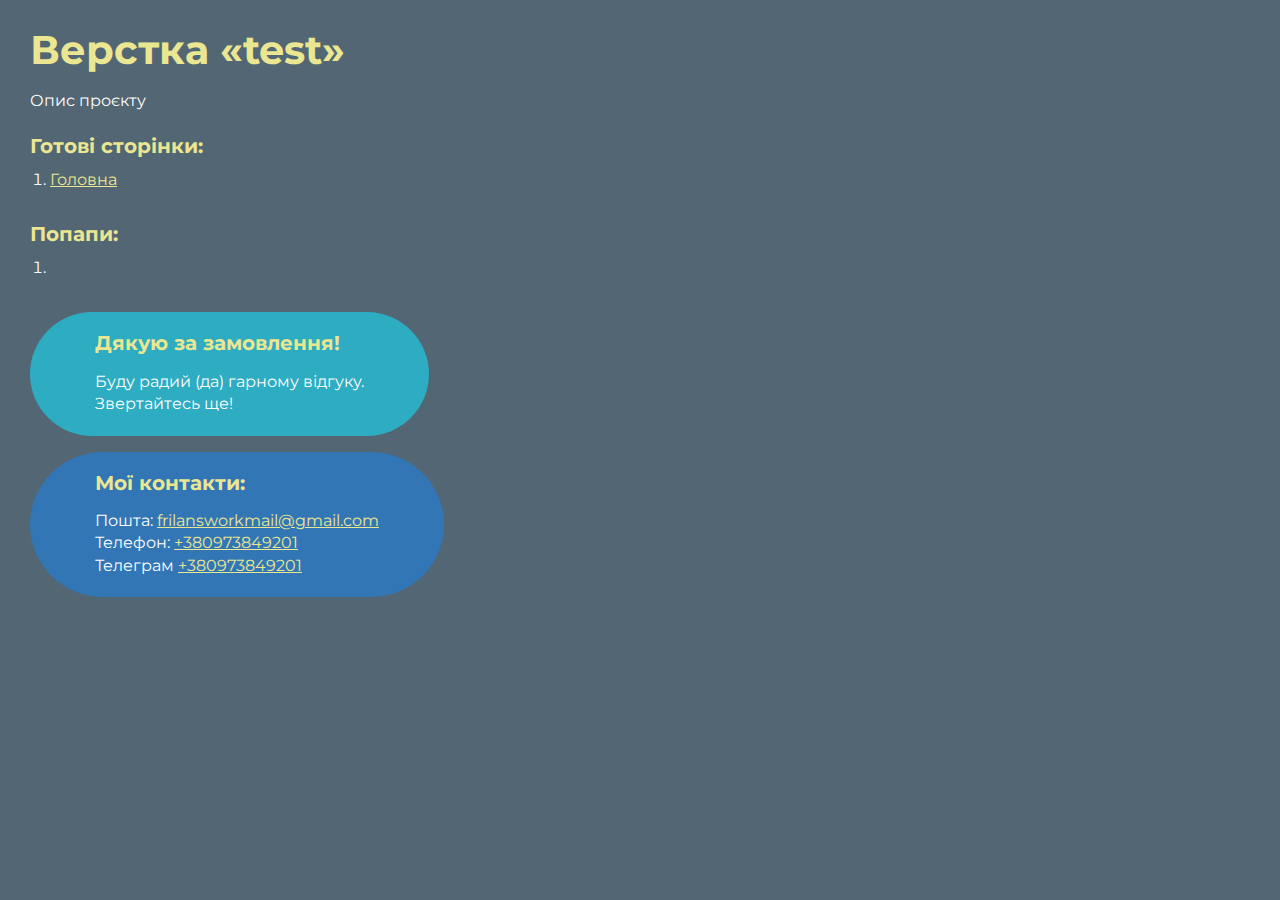
<file: index.html>
<!DOCTYPE html>
<html>

<head>
	<meta charset="UTF-8">
	<meta name="viewport" content="width=device-width, initial-scale=1.0">
	<title>Верстка «test»</title>
</head>

<body>
	<div class="rootpage">
		<h1>Верстка «test»</h1>
		<div class="rootpage__info">
			Опис проєкту
		</div>
		<h2>Готові сторінки:</h2>
		<ol class="rootpage__list">
			<li><a target="_blank" href="home.html">Головна</a></li>
		</ol>
		<h2>Попапи:</h2>
		<ol class="rootpage__list">
			<li><a target="_blank" href="home.html#"></a></li>
		</ol>
		<div class="rootpage__tnx">
			<h2>Дякую за замовлення!</h2>
			<p>Буду радий (да) гарному відгуку.</p>
			<p>Звертайтесь ще!</p>
		</div>
		<div class="rootpage__contacts">
			<h2>Мої контакти:</h2>
			<p>Пошта: <a href="mailto:frilansworkmail@gmail.com">frilansworkmail@gmail.com</a></p>
			<p>Телефон: <a href="tel:+380973849201">+380973849201</a></p>
			<p>Телеграм <a href="tel:+380973849201">+380973849201</a></p>
		</div>
	</div>
</body>
<style>
	@charset "UTF-8";
	@import url("https://fonts.googleapis.com/css?family=Montserrat:regular,700&display=swap");

	*,
	*::before,
	*::after {
		padding: 0px;
		margin: 0px;
		border: 0px;
		box-sizing: border-box;
	}

	html,
	body {
		height: 100%;
		margin: 0;
		padding: 0;
		min-width: 320px;
		width: 100%;
		color: #fff;
		background-color: #536673;
	}

	body {
		font-family: Montserrat;
		font-size: 100%;
		line-height: 1;
		font-size: 1rem;
	}

	a {
		text-decoration: underline;
		color: #ebe691
	}

	a:visited {
		text-decoration: underline;
		color: #aaa768;
	}

	a:hover {
		text-decoration: none;
	}

	ul li {
		list-style: none;
	}

	img {
		vertical-align: top;
	}

	.wrapper {
		width: 100%;
		min-height: 100%;
		overflow: hidden;
	}

	.rootpage {
		padding: 30px;
		display: flex;
		flex-direction: column;
		align-items: flex-start;
	}

	@media (max-width: 767px) {
		.rootpage {
			padding: 30px 15px;
		}
	}

	h1 {
		color: #ebe691;
		font-size: 2.5rem;
		margin: 0px 0px 1.25rem 0px;
	}

	@media (max-width: 767px) {
		h1 {
			font-size: 1.85rem;
			margin: 0px 0px 1.25rem 0px;
		}
	}

	h2 {
		color: #ebe691;
		font-size: 1.25rem;
		margin: 0px 0px 1rem 0px;
	}

	@media (max-width: 767px) {
		h2 {
			font-size: 1.125rem;
			margin: 0px 0px 1rem 0px;
		}
	}

	.rootpage__info {
		line-height: 140%;
		margin: 0px 0px 1.5rem 0px;
	}

	.rootpage__list {
		margin: 0px 0px 2.25rem 1.25rem;
	}

	.rootpage__list li:not(:last-child) {
		margin: 0px 0px 15px 0px;
	}

	.rootpage__contacts,
	.rootpage__tnx {
		border-radius: 200px;
		padding: 20px 65px;
		line-height: 140%;
	}

	@media (max-width: 767px) {

		.rootpage__contacts,
		.rootpage__tnx {
			border-radius: 40px;
			padding: 20px;
		}
	}

	.rootpage__contacts {
		background: #3276b5;

	}

	.rootpage__contacts a {
		color: #ebe691;
	}

	.rootpage__tnx {
		background: #2dacc2;
		margin: 0px 0px 1rem 0px;
	}
</style>

</html>
</file>
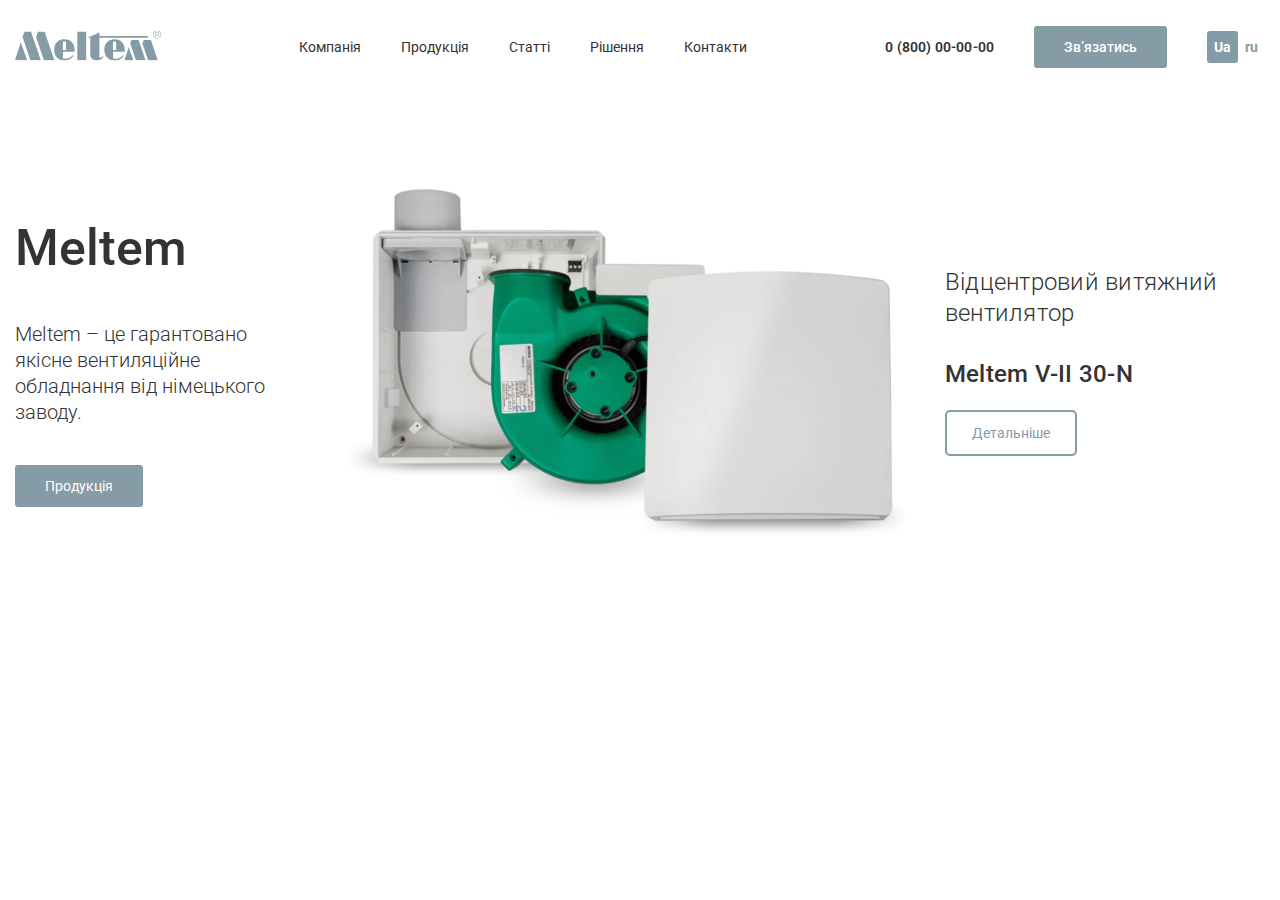
<file: home.html>
<!DOCTYPE html>
<html lang="en">

<head>
	<title>HomePage</title>
	<meta charset="UTF-8">
	<meta name="format-detection" content="telephone=no">
	<!-- <style>body{opacity: 0;}</style> -->
	<link rel="stylesheet" href="css/style.min.css?_v=20230623140534">
	<link rel="shortcut icon" href="favicon.ico">
	<!-- <meta name="robots" content="noindex, nofollow"> -->
	<meta name="viewport" content="width=device-width, initial-scale=1.0">
</head>

<body>

	<div class="wrapper">

		<header class="header">
			<div class="header__container">
				<div class="header__wrapper">
					<a class="header__logo" href="../home.html">
						<svg width="146" height="31" viewBox="0 0 146 31" fill="none" xmlns="http://www.w3.org/2000/svg">
							<g clip-path="url(#clip0_374_118)">
								<g clip-path="url(#clip1_374_118)">
									<path d="M71.1524 1.69922H62.3076V30.1598H71.1524V1.69922Z" fill="#859BA6" />
									<path d="M5.73176 12.3196L0 30.157H12.1725L5.73176 12.3196Z" fill="#859BA6" />
									<path d="M7.53711 7.02607L9.37696 1.68652H16.0648L25.8283 30.1573H15.4283L7.53711 7.02607Z" fill="#859BA6" />
									<path d="M21.1221 6.9547L22.9619 1.68628H29.6149L39.3808 30.1571H28.9433L21.1221 6.9547Z" fill="#859BA6" />
									<path d="M138.131 4.54657C138.131 -0.848857 146 -0.848857 146 4.54657C146 9.942 138.131 9.942 138.131 4.54657ZM145.555 4.54657C145.555 -0.287468 138.578 -0.287468 138.578 4.54657C138.578 9.38061 145.555 9.39077 145.555 4.54657ZM143.933 6.79975V6.85563H143.423L142.13 5.18925H140.934V6.85563H140.467V2.26037H142.242C143.124 2.26037 143.783 2.81922 143.783 3.73116C143.783 4.4729 143.316 5.01905 142.612 5.13082L143.933 6.79721V6.79975ZM140.932 4.77011H142.212C142.832 4.77011 143.313 4.39162 143.313 3.7337C143.313 3.11643 142.832 2.69729 142.212 2.69729H140.932V4.77011Z" fill="#859BA6" />
									<path d="M113.684 17.2146L109.473 30.157H118.352L113.684 17.2146Z" fill="#859BA6" />
									<path d="M115.204 13.5796L116.477 9.88354H123.624L130.56 30.157H120.936L115.204 13.5796Z" fill="#859BA6" />
									<path d="M127.412 13.5061L128.755 9.88379H135.902L142.768 30.1573H133.074L127.412 13.5061Z" fill="#859BA6" />
									<path d="M59.8311 21.716C59.8311 21.716 60.7748 9.1876 49.5709 9.1876C49.5709 9.1876 39.2158 8.56271 39.2158 20.108C39.2158 20.108 38.9062 30.5 49.5334 30.5C49.5334 30.5 55.9392 30.4772 58.4631 25.7244L57.5569 25.1453C57.5569 25.1453 55.1778 28.7371 49.8879 28.7371C49.8879 28.7371 48.3526 28.6863 47.9283 28.5949L47.9432 21.716H59.8311ZM47.8134 20.0242V12.9903C47.8134 12.3781 48.1779 11.2731 49.4635 11.2731C50.6194 11.2731 50.9963 12.4137 50.9963 13.0259V20.0216H47.8109L47.8134 20.0242Z" fill="#859BA6" />
									<path d="M109.992 21.716C109.992 21.716 110.936 9.1876 99.732 9.1876C99.732 9.1876 89.3769 8.56271 89.3769 20.108C89.3769 20.108 89.0674 30.5 99.6946 30.5C99.6946 30.5 106.1 30.4772 108.624 25.7244L107.718 25.1453C107.718 25.1453 105.339 28.7371 100.049 28.7371C100.049 28.7371 98.5138 28.6863 98.0894 28.5949L98.1044 21.716H109.992ZM97.9745 20.0242V12.9903C97.9745 12.3781 98.339 11.2731 99.6247 11.2731C100.781 11.2731 101.157 12.4137 101.157 13.0259V20.0216H97.9721L97.9745 20.0242Z" fill="#859BA6" />
									<path d="M72.4033 7.81847L84.421 2.53735V5.98189H132.771V7.81847H84.421V26.324C84.421 26.324 84.4735 27.6932 85.6243 27.6932C86.7751 27.6932 87.8012 26.1258 87.8012 26.1258L88.5176 26.8549C88.5176 26.8549 87.1122 30.5001 81.9096 30.5001C76.7071 30.5001 75.2767 26.8269 75.2767 24.3248V7.81847H72.4058H72.4033Z" fill="#859BA6" />
								</g>
							</g>
							<defs>
								<clipPath id="clip0_374_118">
									<rect width="146" height="30" fill="white" transform="translate(0 0.5)" />
								</clipPath>
								<clipPath id="clip1_374_118">
									<rect width="146" height="30" fill="white" transform="translate(0 0.5)" />
								</clipPath>
							</defs>
						</svg>
					</a>
					<div class="header__menu menu">
						<nav class="header__nav">
							<ul class="header__list">
								<li class="header__item"><a class="header__link" href="#">Компанія</a></li>
								<li class="header__item"><a class="header__link" href="#">Продукція</a></li>
								<li class="header__item"><a class="header__link" href="#">Статті</a></li>
								<li class="header__item"><a class="header__link" href="#">Рішення</a></li>
								<li class="header__item"><a class="header__link" href="#">Контакти</a></li>
							</ul>
						</nav>
					</div>
					<ul class="header-contanct header-contanct__menu">
						<li class="header-contanct__item">
							<a class="header-contanct__link" href="#">0 (800) 00-00-00</a>
						</li>
						<li class="header-contanct__item">
							<a class="header-contanct__btn btn" href="#">Зв’язатись</a>
						</li>
						<li class="header-contanct__item">
							<ul class="header-contact-lang header-contact__lang">
								<li class="header-contact-lang__item">
									<a class="header-contact-lang__link --active-lang" href="#">Ua</a>
								</li>
								<li class="header-contact-lang__item">
									<a class="header-contact-lang__link" href="#">ru</a>
								</li>
							</ul>
						</li>
						<button class="menu__icon icon-menu" type="button"><span></span></button>
					</ul>
				</div>
			</div>
		</header>


		<main class="page">
			<section class="hero">
				<div class="hero__container">
					<div class="hero__wrapper">
						<div class="hero__about">
							<h1 class="hero__title">Meltem</h1>
							<p class="hero__text">Meltem – це гарантовано якісне вентиляційне обладнання
								від німецького заводу.</p>
							<button class="hero__btn btn">Продукція</button>
						</div>
						<div class="hero__img">
							<picture><source srcset="img/hero-img.webp" type="image/webp"><img src="img/hero-img.png" alt="" width="560"></picture>
						</div>
						<div class="hero__content">
							<h3 class="hero__subtitle">Відцентровий витяжний вентилятор</h3>
							<h2 class="hero__lable">Meltem V-II 30-N</h2>
							<button class="hero__btn--accent">Детальніше</button>
						</div>
					</div>
				</div>
			</section>
		</main>
		<footer class="footer">
			<div class="footer__container">
			</div>
		</footer>
	</div>

	<script src="js/app.min.js?_v=20230623140534"></script>
</body>

</html>
</file>
<file: css/style.min.css>
@charset "UTF-8";@import url(https://fonts.googleapis.com/css?family=Roboto:100,100italic,300,300italic,regular,italic,500,500italic,700,700italic,900,900italic&display=swap);*{padding:0;margin:0;border:0}*,:after,:before{-webkit-box-sizing:border-box;box-sizing:border-box}body,html{height:100%;min-width:320px}body{color:#333;line-height:1;font-family:Roboto;font-size:.875rem;-ms-text-size-adjust:100%;-moz-text-size-adjust:100%;-webkit-text-size-adjust:100%;-webkit-font-smoothing:antialiased;-moz-osx-font-smoothing:grayscale}button,input,textarea{font-family:Roboto;font-size:inherit}button{cursor:pointer;color:inherit;background-color:transparent}a{color:inherit;text-decoration:none}ul li{list-style:none}img{vertical-align:top}h1,h2,h3,h4,h5,h6{font-weight:inherit;font-size:inherit}.lock body{overflow:hidden;-ms-touch-action:none;touch-action:none;-ms-scroll-chaining:none;overscroll-behavior:none}.wrapper{min-height:100%;display:-webkit-box;display:-ms-flexbox;display:flex;-webkit-box-orient:vertical;-webkit-box-direction:normal;-ms-flex-direction:column;flex-direction:column;overflow:hidden}@supports (overflow:clip){.wrapper{overflow:clip}}.wrapper>main{-webkit-box-flex:1;-ms-flex:1 1 auto;flex:1 1 auto}.wrapper>*{min-width:0}[class*=__container]{max-width:84.375rem;margin:0 auto;padding:0 .9375rem}body::after{content:"";background-color:rgba(0,0,0,.5);position:fixed;width:100%;height:100%;top:0;left:0;opacity:0;-webkit-transition:opacity .8s ease 0s;-o-transition:opacity .8s ease 0s;transition:opacity .8s ease 0s;pointer-events:none;z-index:149}.popup-show body::after{opacity:1}.popup{position:fixed;top:0;left:0;bottom:0;right:0;padding:30px 10px;-webkit-transition:visibility .8s ease 0s;-o-transition:visibility .8s ease 0s;transition:visibility .8s ease 0s;visibility:hidden;pointer-events:none}.popup_show{z-index:150;visibility:visible;overflow:auto;pointer-events:auto}.popup_show .popup__content{visibility:visible;-webkit-transform:scale(1);-ms-transform:scale(1);transform:scale(1)}.popup__wrapper{display:-webkit-box;display:-ms-flexbox;display:flex;-webkit-box-orient:vertical;-webkit-box-direction:normal;-ms-flex-direction:column;flex-direction:column;-webkit-box-align:center;-ms-flex-align:center;align-items:center;min-height:100%;-webkit-box-flex:1;-ms-flex:1 1 auto;flex:1 1 auto;width:100%;display:flex;-webkit-box-pack:center;-ms-flex-pack:center;justify-content:center;align-items:center}.popup__content{visibility:hidden;-webkit-transform:scale(0);-ms-transform:scale(0);transform:scale(0);-webkit-transition:-webkit-transform .3s ease 0s;transition:-webkit-transform .3s ease 0s;-o-transition:transform .3s ease 0s;transition:transform .3s ease 0s;transition:transform .3s ease 0s,-webkit-transform .3s ease 0s;background-color:#eee;padding:20px;width:100%;max-width:900px;border-radius:20px}.lock .popup__content{visibility:visible}.spollers{width:1066px;display:-ms-grid;display:grid;gap:15px}.spollers__item{font-size:1.25rem}.spollers__title{width:1066px;cursor:default;text-align:left;border:1px solid #eee;padding:.625rem .9375rem;border-radius:.3125rem;position:relative}._spoller-init .spollers__title{cursor:pointer}._spoller-init .spollers__title::after,._spoller-init .spollers__title::before{content:"";position:absolute;right:10px;top:50%;background-color:#000;height:2px;width:15px;-webkit-transition:-webkit-transform .5s ease 0s;transition:-webkit-transform .5s ease 0s;-o-transition:transform .5s ease 0s;transition:transform .5s ease 0s;transition:transform .5s ease 0s,-webkit-transform .5s ease 0s}._spoller-init .spollers__title::before{-webkit-transform:translate(-75%,-50%) rotate(40deg);-ms-transform:translate(-75%,-50%) rotate(40deg);transform:translate(-75%,-50%) rotate(40deg)}._spoller-init .spollers__title::after{-webkit-transform:translate(0,-50%) rotate(-40deg);-ms-transform:translate(0,-50%) rotate(-40deg);transform:translate(0,-50%) rotate(-40deg)}._spoller-init .spollers__title._spoller-active::before{-webkit-transform:translateX(-75%) rotate(-40deg);-ms-transform:translateX(-75%) rotate(-40deg);transform:translateX(-75%) rotate(-40deg)}._spoller-init .spollers__title._spoller-active::after{-webkit-transform:rotate(40deg);-ms-transform:rotate(40deg);transform:rotate(40deg)}.spollers__body{padding:1.25rem;border-radius:.3125rem;border:1px solid #eee}[class*=-ibg]{position:relative}[class*=-ibg] img{position:absolute;width:100%;height:100%;top:0;left:0;-o-object-fit:cover;object-fit:cover}[class*=-ibg_contain] img{-o-object-fit:contain;object-fit:contain}.header{padding:30px 0}.header__wrapper{display:-webkit-box;display:-ms-flexbox;display:flex;-webkit-box-pack:justify;-ms-flex-pack:justify;justify-content:space-between;-webkit-box-align:center;-ms-flex-align:center;align-items:center}.header__menu{display:-webkit-box;display:-ms-flexbox;display:flex;-webkit-box-pack:center;-ms-flex-pack:center;justify-content:center;-webkit-box-align:center;-ms-flex-align:center;align-items:center}.header__list{display:-webkit-box;display:-ms-flexbox;display:flex;-webkit-box-pack:center;-ms-flex-pack:center;justify-content:center;-webkit-box-align:center;-ms-flex-align:center;align-items:center;gap:40px}.header-contanct__menu{display:-webkit-box;display:-ms-flexbox;display:flex;-webkit-box-pack:center;-ms-flex-pack:center;justify-content:center;-webkit-box-align:center;-ms-flex-align:center;align-items:center;gap:40px}.header-contanct__link{color:#fff}.header-contanct__link{font-weight:600;letter-spacing:.16px;color:#333}.header-contanct__btn{padding:13px 29px;font-weight:500;border-radius:5px;color:#fff;background-color:#859ba6}.header-contact-lang{display:-webkit-box;display:-ms-flexbox;display:flex;-webkit-box-pack:center;-ms-flex-pack:center;justify-content:center;-webkit-box-align:center;-ms-flex-align:center;align-items:center}.header-contact-lang__link{padding:8px 7px;border-radius:3px;color:#859ba6;font-weight:700}.--active-lang{background-color:#859ba6;color:#fff}.icon-menu{display:none}.header__nav.active{-webkit-transform:translate(0,0);-ms-transform:translate(0,0);transform:translate(0,0);-webkit-transition:-webkit-transform .5s ease;transition:-webkit-transform .5s ease;-o-transition:transform .5s ease;transition:transform .5s ease;transition:transform .5s ease,-webkit-transform .5s ease}.menu__icon.active span{-webkit-transform:scale(0) translate(0,-50%);-ms-transform:scale(0) translate(0,-50%);transform:scale(0) translate(0,-50%)}.menu__icon.active::before{top:50%;-webkit-transform:rotate(-45deg) translate(0,-50%);-ms-transform:rotate(-45deg) translate(0,-50%);transform:rotate(-45deg) translate(0,-50%)}.menu__icon.active::after{bottom:50%;-webkit-transform:rotate(45deg) translate(0,50%);-ms-transform:rotate(45deg) translate(0,50%);transform:rotate(45deg) translate(0,50%)}.hero{padding-top:80px}.hero__wrapper{display:-webkit-box;display:-ms-flexbox;display:flex;-webkit-box-pack:center;-ms-flex-pack:center;justify-content:center;-webkit-box-align:center;-ms-flex-align:center;align-items:center;gap:40px}.hero__about{display:-webkit-box;display:-ms-flexbox;display:flex;-webkit-box-pack:center;-ms-flex-pack:center;justify-content:center;-webkit-box-align:start;-ms-flex-align:start;align-items:flex-start;-webkit-box-orient:vertical;-webkit-box-direction:normal;-ms-flex-direction:column;flex-direction:column;gap:40px;max-width:21.25rem}.hero__title{font-size:50px;font-weight:500;line-height:130%;color:#333}.hero__text{font-size:20px;font-weight:300;line-height:130%}.hero__content{display:-webkit-box;display:-ms-flexbox;display:flex;-webkit-box-pack:center;-ms-flex-pack:center;justify-content:center;-webkit-box-align:start;-ms-flex-align:start;align-items:flex-start;-webkit-box-orient:vertical;-webkit-box-direction:normal;-ms-flex-direction:column;flex-direction:column;gap:20px;min-width:320px}.hero__subtitle{font-size:24px;font-weight:300;line-height:130%;letter-spacing:.24px;margin-bottom:10px}.hero__lable{font-size:24px;font-weight:500;line-height:130%;letter-spacing:.24px}.hero__btn--accent{padding:13px 25px;color:#859ba6;border-radius:5px;border:2px solid #859ba6}.btn{padding:13px 30px;background-color:#859ba6;color:#fff;border-radius:3px}@media (max-width:1172px){.hero__wrapper{gap:25px}}@media (max-width:1122px){.hero__wrapper{-webkit-box-orient:vertical;-webkit-box-direction:normal;-ms-flex-direction:column;flex-direction:column}}@media (max-width:1010px){.icon-menu{z-index:1;display:block;position:relative;width:30px;height:18px;cursor:pointer}.icon-menu span,.icon-menu::after,.icon-menu::before{left:0;position:absolute;height:10%;width:100%;-webkit-transition:0s all ease;-o-transition:0s all ease;transition:0s all ease;background-color:#859ba6}.icon-menu::after,.icon-menu::before{content:""}.icon-menu::before{top:0}.icon-menu::after{bottom:0}.icon-menu span{top:50%;-webkit-transform:scale(1) translate(0,-50%);-ms-transform:scale(1) translate(0,-50%);transform:scale(1) translate(0,-50%)}.header__nav{position:fixed;top:0;left:0;width:100%;height:100%;-webkit-transform:translate(-100%,0);-ms-transform:translate(-100%,0);transform:translate(-100%,0);background-color:#fff;padding:100px 30px 30px 30px;overflow:auto;-webkit-transition:-webkit-transform .5s ease;transition:-webkit-transform .5s ease;-o-transition:transform .5s ease;transition:transform .5s ease;transition:transform .5s ease,-webkit-transform .5s ease}.header__list{gap:30px;-webkit-box-orient:vertical;-webkit-box-direction:normal;-ms-flex-direction:column;flex-direction:column}.header__list .header__link{font-size:25px}}@media (max-width:767px){.hero__wrapper img{width:100%}}@media (max-width:628px){.header-contanct__item:not(.btn){display:none;gap:15px}.header-contanct__menu{gap:15px}}
</file>
